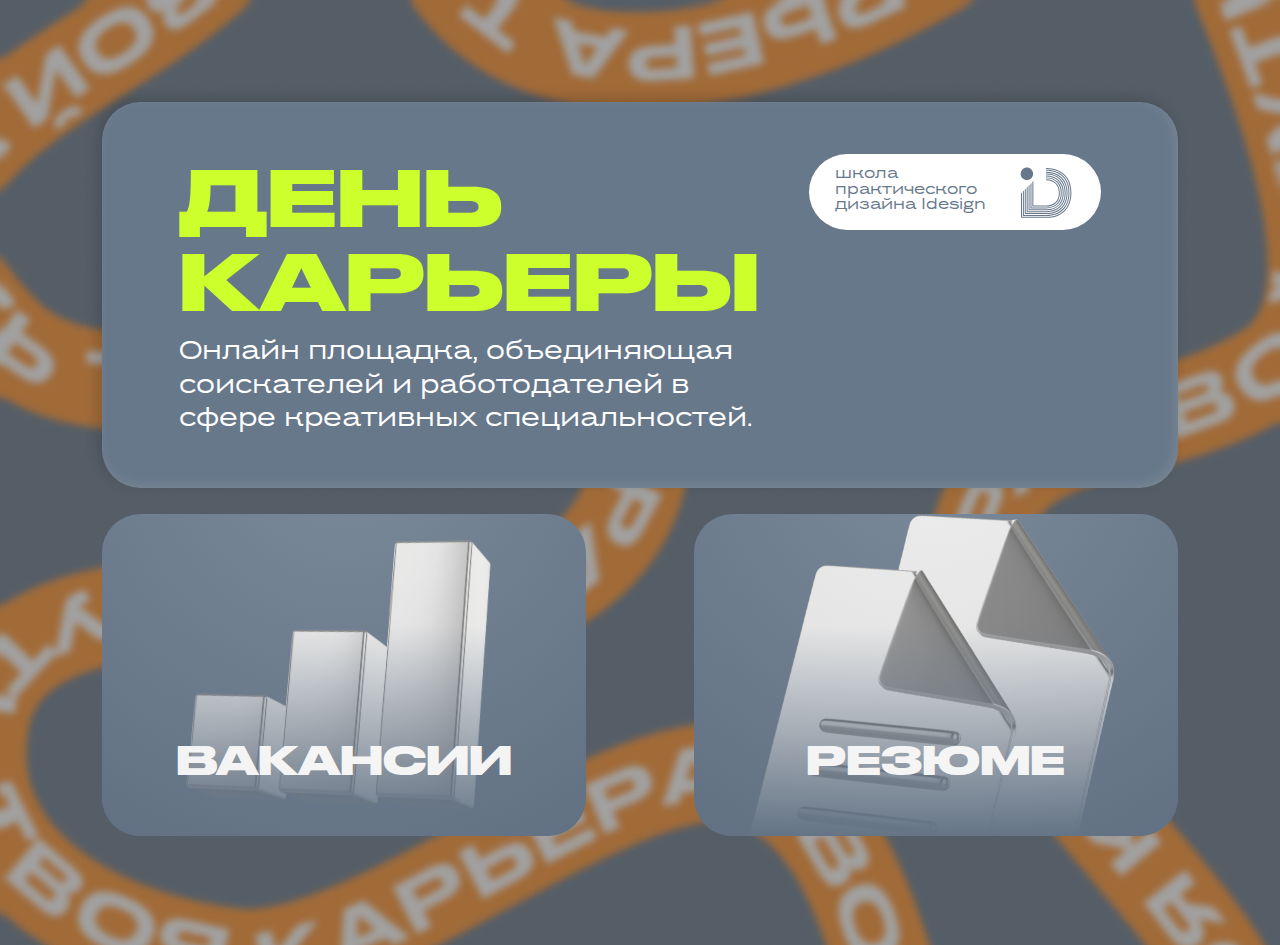
<file: index.html>
<!DOCTYPE html>
<html lang="en">
  <head>
    <meta charset="UTF-8" />
    <meta name="viewport" content="width=device-width, initial-scale=1.0" />
    <title>ДЕНЬ КАРЬЕРЫ</title>
    <link rel="stylesheet" href="style/style.css" />
    <link rel="shortcut icon" href="./img/favicon.ico" type="image/x-icon">
    <script src="javascript/animation.js"></script>
  </head>
  <body>
    <div class="title-box">
      <div class="header">ДЕНЬ </br> КАРЬЕРЫ</div>
      <p>
        Онлайн площадка, объединяющая соискателей и работодателей в сфере креативных специальностей.
      </p>
      <nav>
        <a href="index.html"></a>
        <p>
          школа <br>
          практического <br>
          дизайна Idesign
        </p>
        <div class="logo"></div>
      </nav>
    </div>
    <div class="vacancy menu-card">
      <img src="img/vacancy.jpg" alt="">
      <div class="menu-card-title">ВАКАНСИИ</div>
      <div class="glow"></div>
      <a href="vacancy.html"></a>
    </div>
    <div class="cv menu-card"> <img src="img/cv.jpg" alt="">
      <div class="menu-card-title">РЕЗЮМЕ</div>
      <div class="glow"></div>
      <a href="cv.html"></a>
  </body>
</html>
</file>
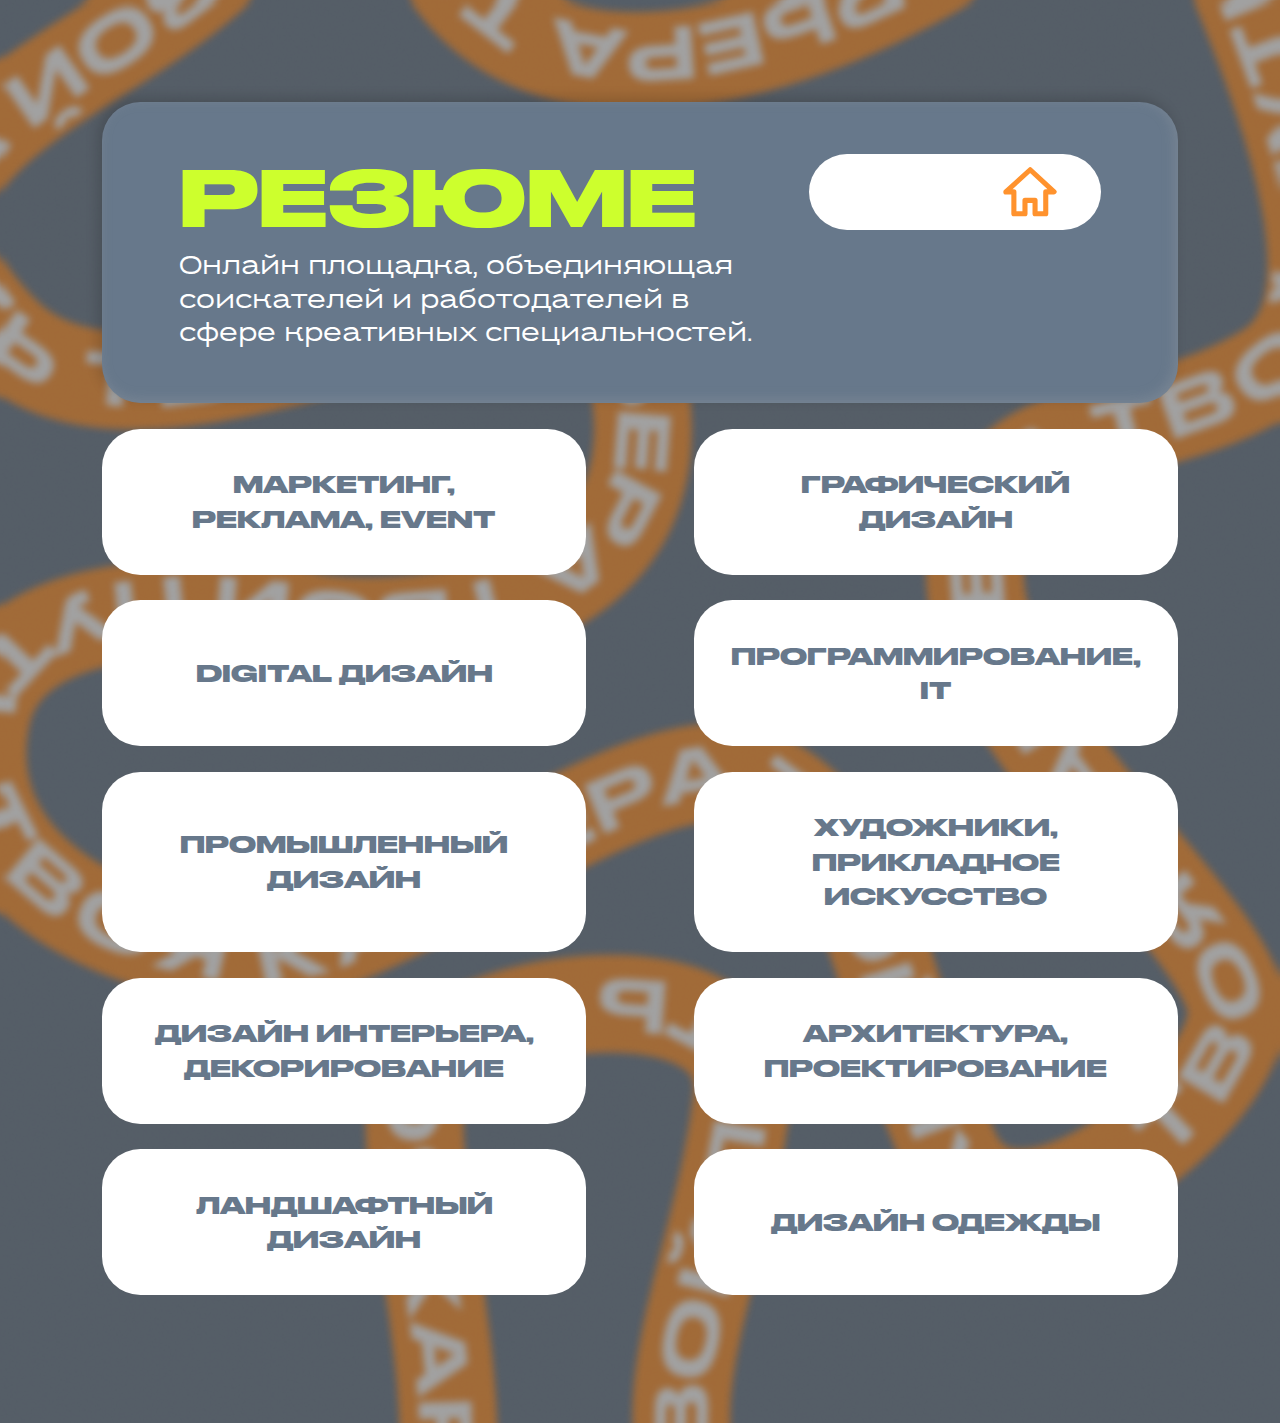
<file: cv.html>
<!DOCTYPE html>
<html lang="en">
  <head>
    <meta charset="UTF-8" />
    <meta name="viewport" content="width=device-width, initial-scale=1.0" />
    <title>РЕЗЮМЕ</title>
    <link rel="stylesheet" href="style/style.css" />
    <link rel="shortcut icon" href="./img/favicon.ico" type="image/x-icon" />
  </head>
  <body class="cv-body">
    <div class="title-box">
      <div class="header">РЕЗЮМЕ</div>
      <p>
        Онлайн площадка, объединяющая соискателей и работодателей в сфере
        креативных специальностей.
      </p>
      <nav>
        <a href="index.html"></a>
        <div class="logo"></div>
      </nav>
    </div>
    <div class="cards-container-main">
      <div class="vac-cv-card-orientation">МАРКЕТИНГ, РЕКЛАМА, EVENT</div>
      <div class="vac-cv-card-orientation">ГРАФИЧЕСКИЙ ДИЗАЙН</div>
      <div class="vac-cv-card-orientation">DIGITAL ДИЗАЙН</div>
      <div class="vac-cv-card-orientation">ПРОГРАММИРОВАНИЕ, IT</div>
      <div class="vac-cv-card-orientation">ПРОМЫШЛЕННЫЙ ДИЗАЙН</div>
      <div class="vac-cv-card-orientation">ХУДОЖНИКИ, ПРИКЛАДНОЕ ИСКУССТВО</div>
      <div class="vac-cv-card-orientation">ДИЗАЙН ИНТЕРЬЕРА, ДЕКОРИРОВАНИЕ</div>
      <div class="vac-cv-card-orientation">АРХИТЕКТУРА, ПРОЕКТИРОВАНИЕ</div>
      <div class="vac-cv-card-orientation">ЛАНДШАФТНЫЙ ДИЗАЙН</div>
      <div class="vac-cv-card-orientation">ДИЗАЙН ОДЕЖДЫ</div>
    </div>
    <script src="javascript/cv.js"></script>
  </body>
</html>
</file>
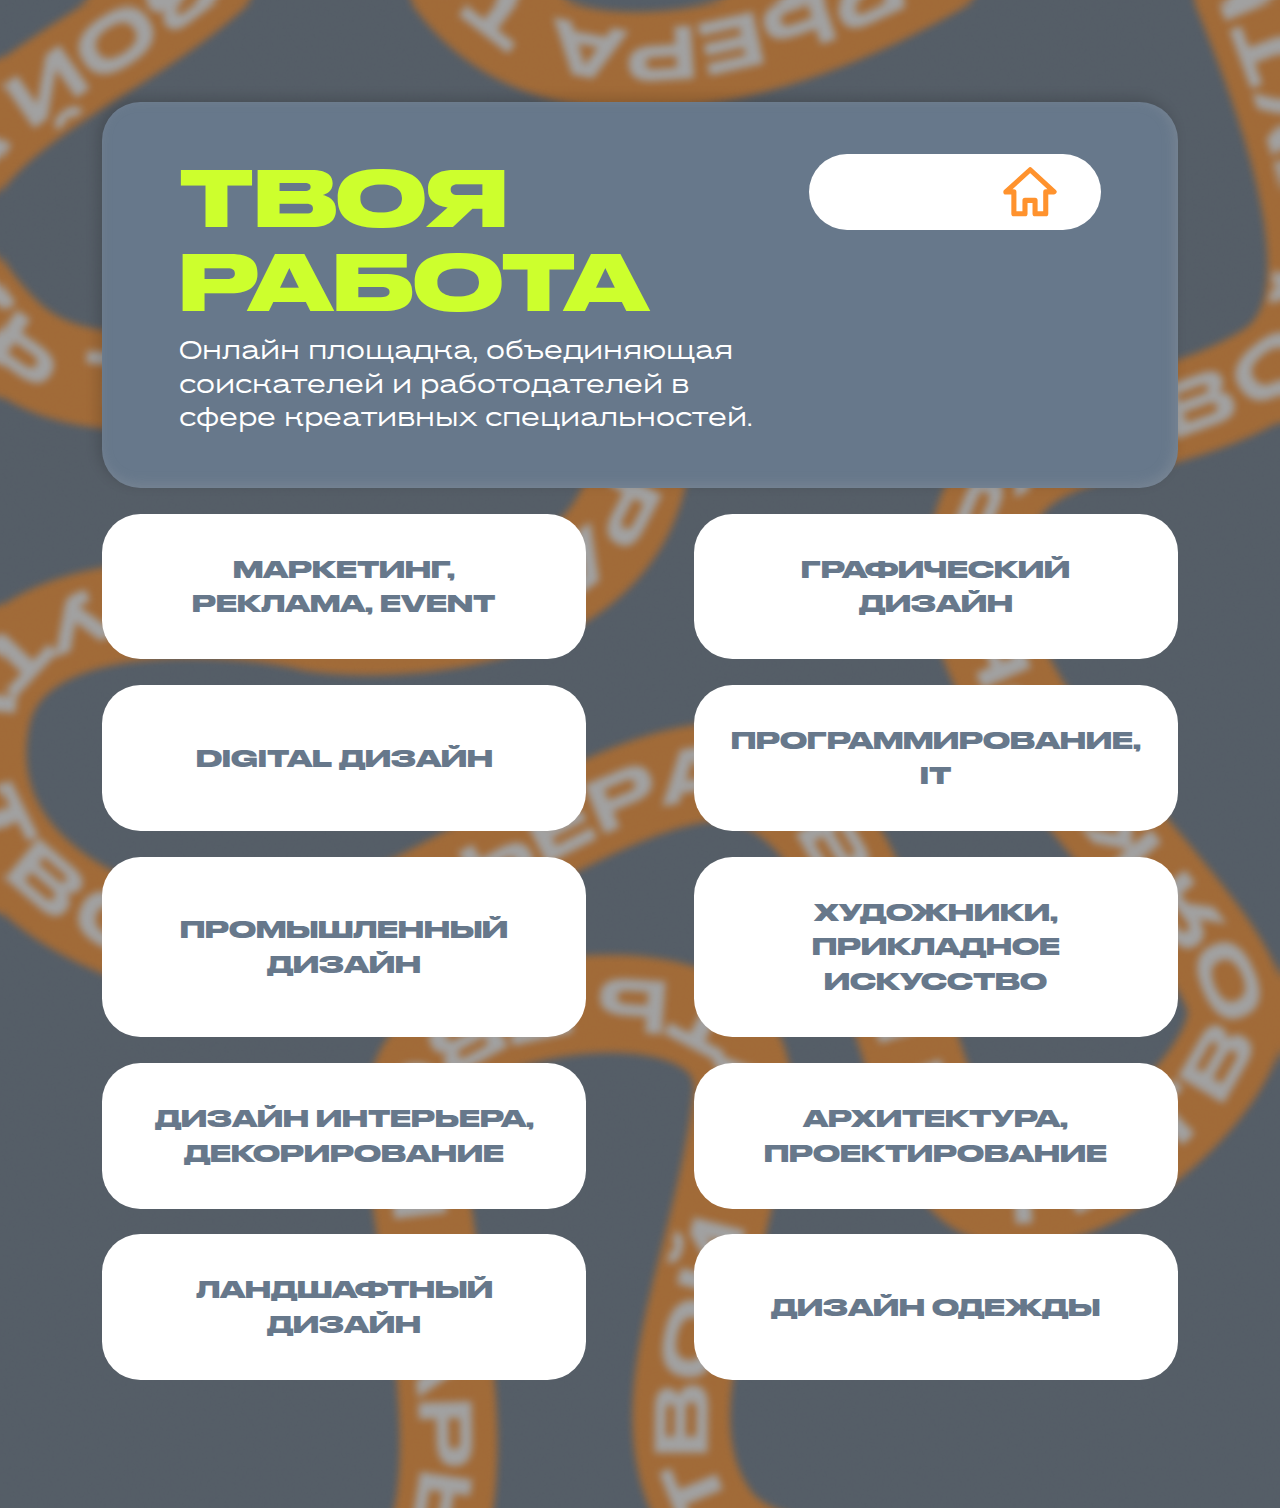
<file: vacancy.html>
<!DOCTYPE html>
<html lang="en">
  <head>
    <meta charset="UTF-8" />
    <meta name="viewport" content="width=device-width, initial-scale=1.0" />
    <title>ВАКАНСИИ</title>
    <link rel="stylesheet" href="style/style.css" />
    <link rel="shortcut icon" href="./img/favicon.ico" type="image/x-icon">
  </head>
  <body class="vacancy-body">
    <div class="title-box">
      <div class="header">ТВОЯ </br> РАБОТА</div>
      <p>
        Онлайн площадка, объединяющая соискателей и работодателей в сфере креативных специальностей.
      </p>
      <nav>
        <a href="index.html"></a>
        <div class="logo"></div>
      </nav>
    </div>
    <div class="cards-container-main">
      <div class="vac-cv-card-orientation">МАРКЕТИНГ, РЕКЛАМА, EVENT</div>
      <div class="vac-cv-card-orientation">ГРАФИЧЕСКИЙ ДИЗАЙН</div>
      <div class="vac-cv-card-orientation">DIGITAL ДИЗАЙН</div>
      <div class="vac-cv-card-orientation">ПРОГРАММИРОВАНИЕ, IT</div>
      <div class="vac-cv-card-orientation">ПРОМЫШЛЕННЫЙ ДИЗАЙН</div>
      <div class="vac-cv-card-orientation">ХУДОЖНИКИ, ПРИКЛАДНОЕ ИСКУССТВО</div>
      <div class="vac-cv-card-orientation">ДИЗАЙН ИНТЕРЬЕРА, ДЕКОРИРОВАНИЕ</div>
      <div class="vac-cv-card-orientation">АРХИТЕКТУРА, ПРОЕКТИРОВАНИЕ</div>
      <div class="vac-cv-card-orientation">ЛАНДШАФТНЫЙ ДИЗАЙН</div>
      <div class="vac-cv-card-orientation">ДИЗАЙН ОДЕЖДЫ</div>
    </div>
    <script src="javascript/vacancy.js"></script>
  </body>
</html>
</file>
<file: style/style.css>
@import 'reset.css';
@import 'fonts.css';
@import 'layout.css';
@import 'animation.css';
@import 'adaptive.css';
</file>
